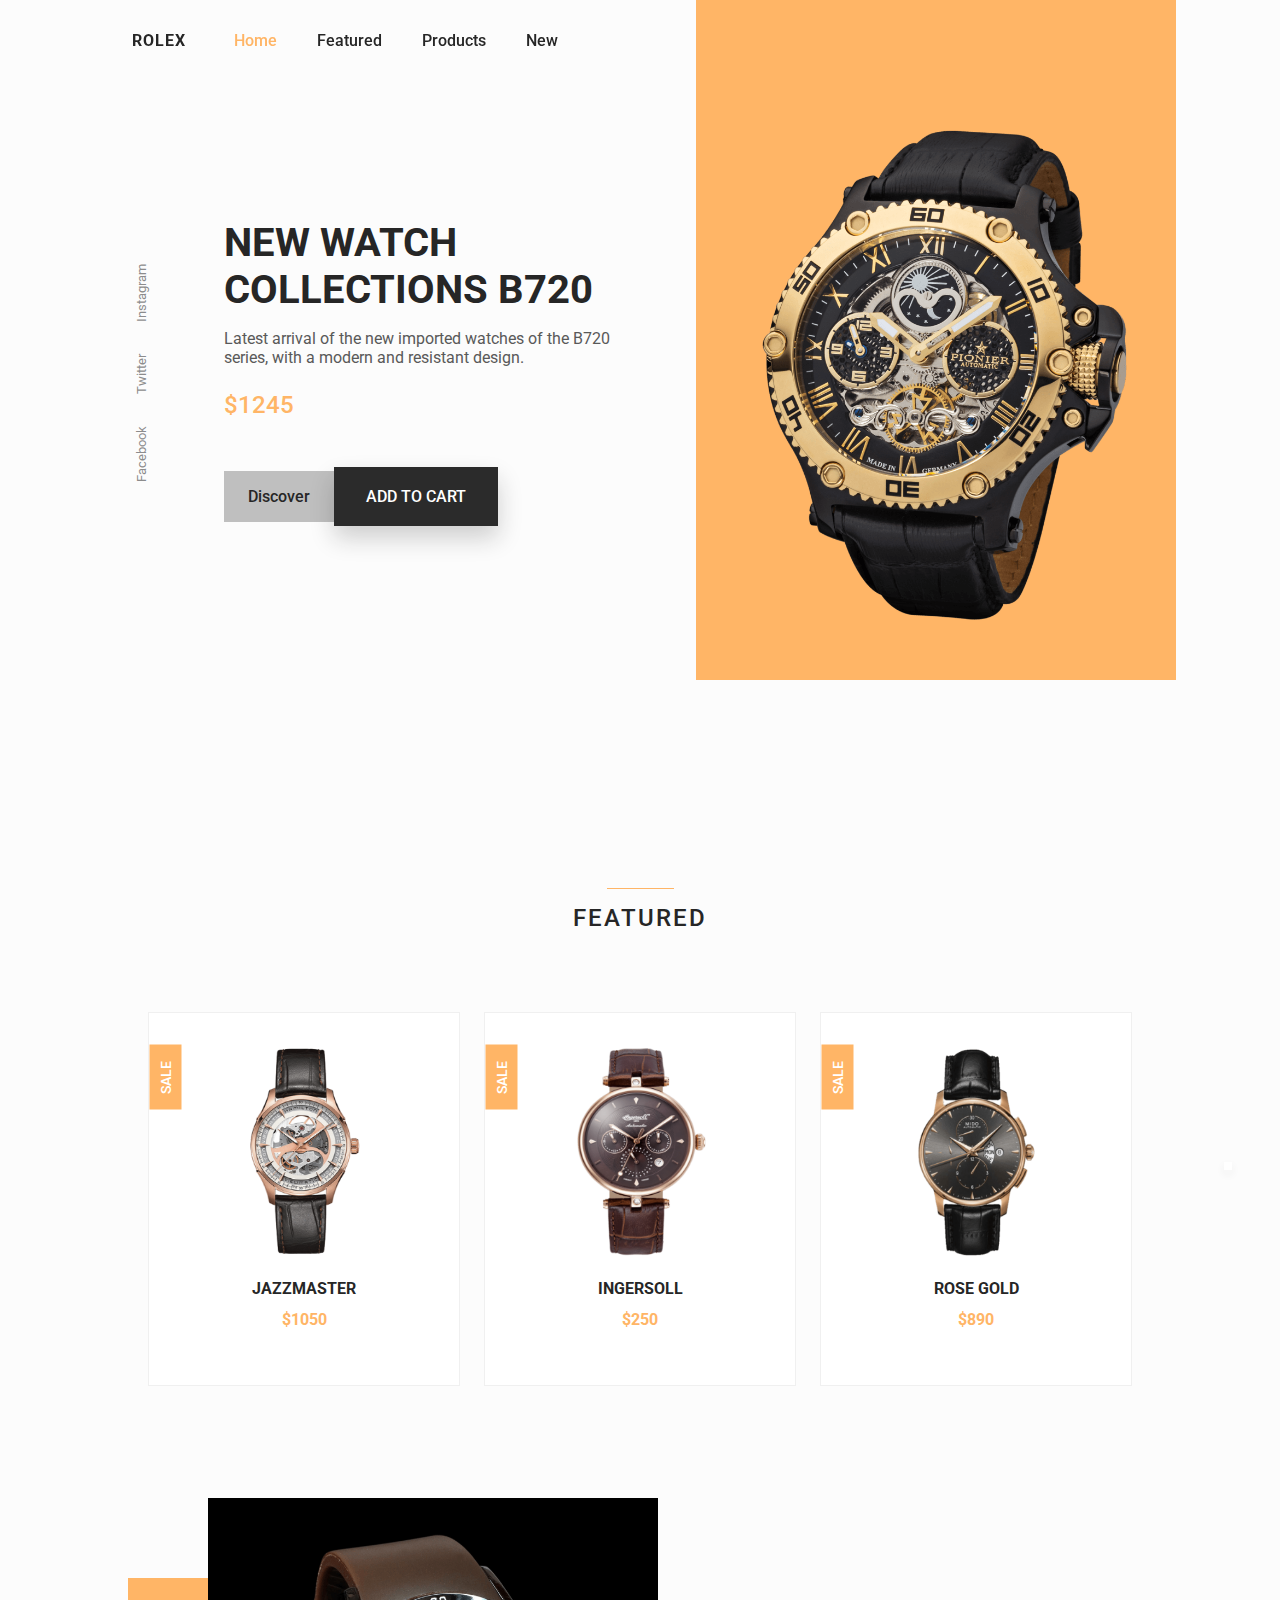
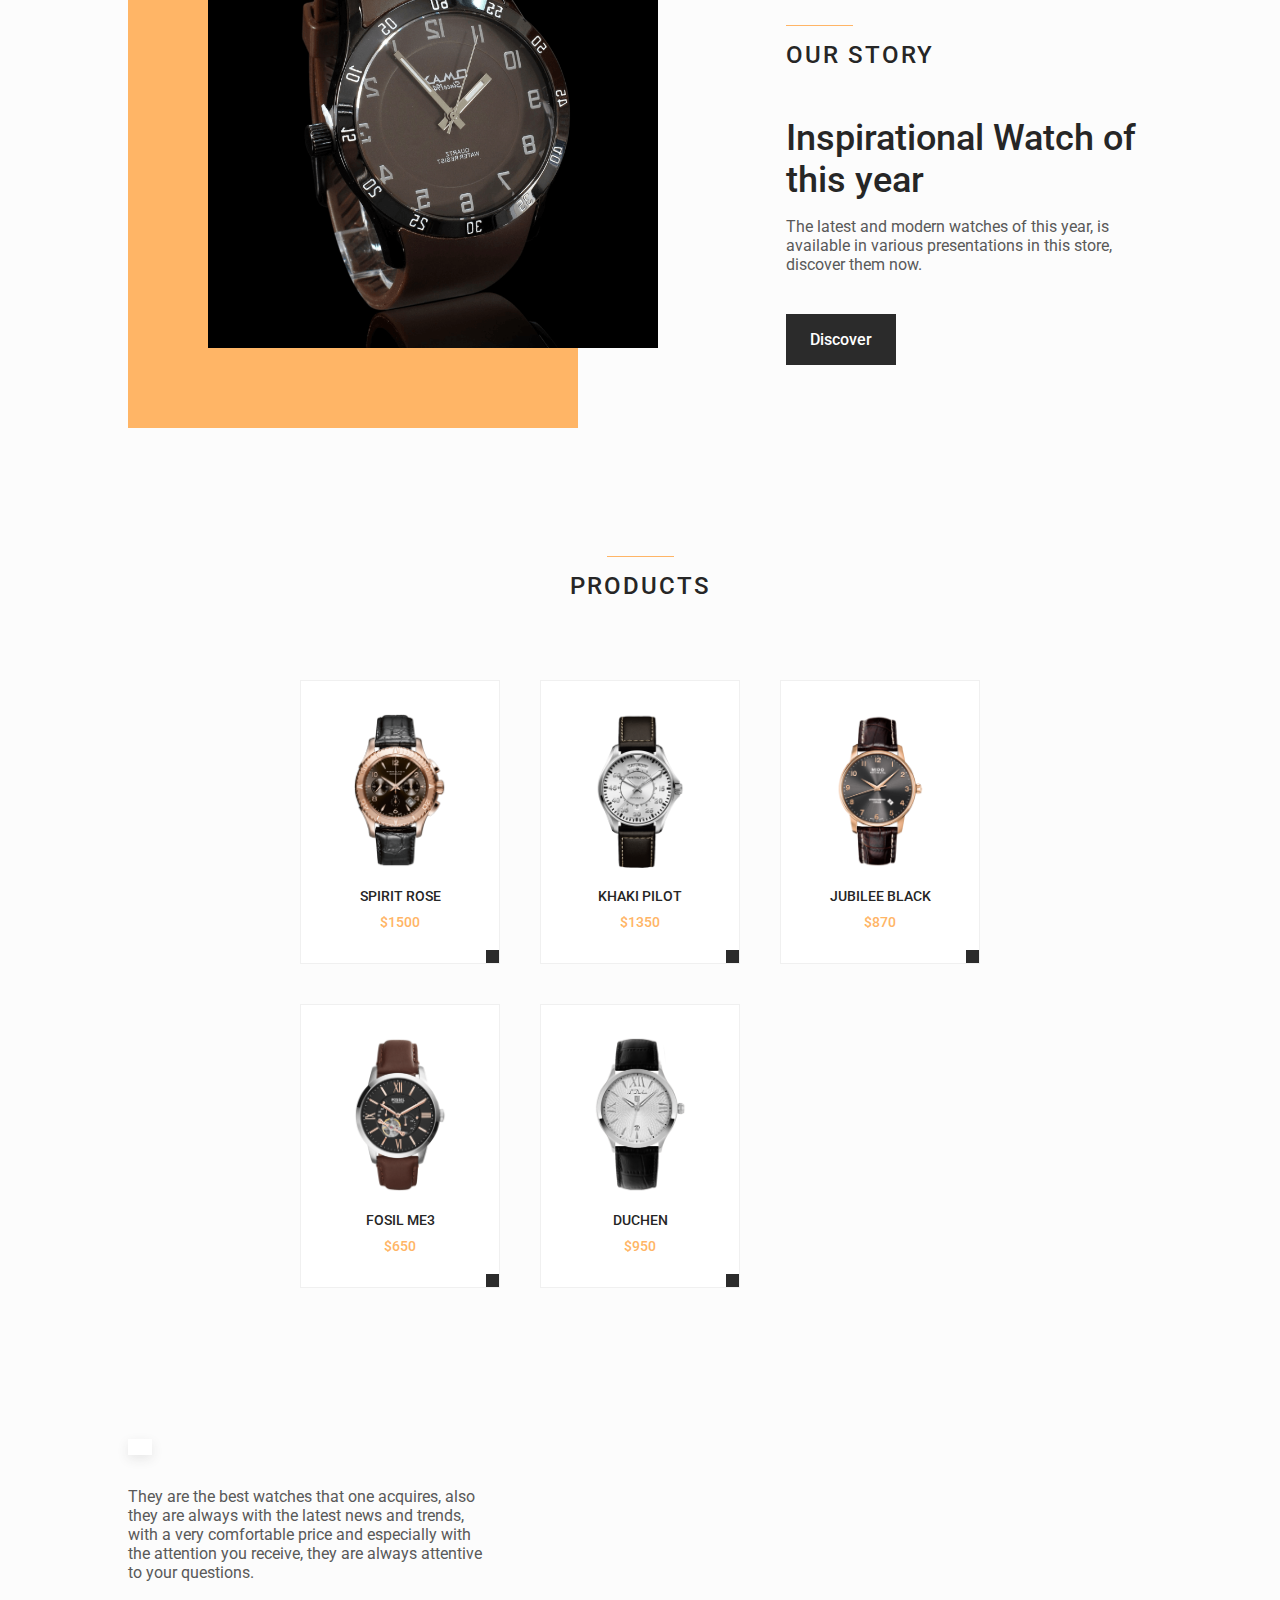
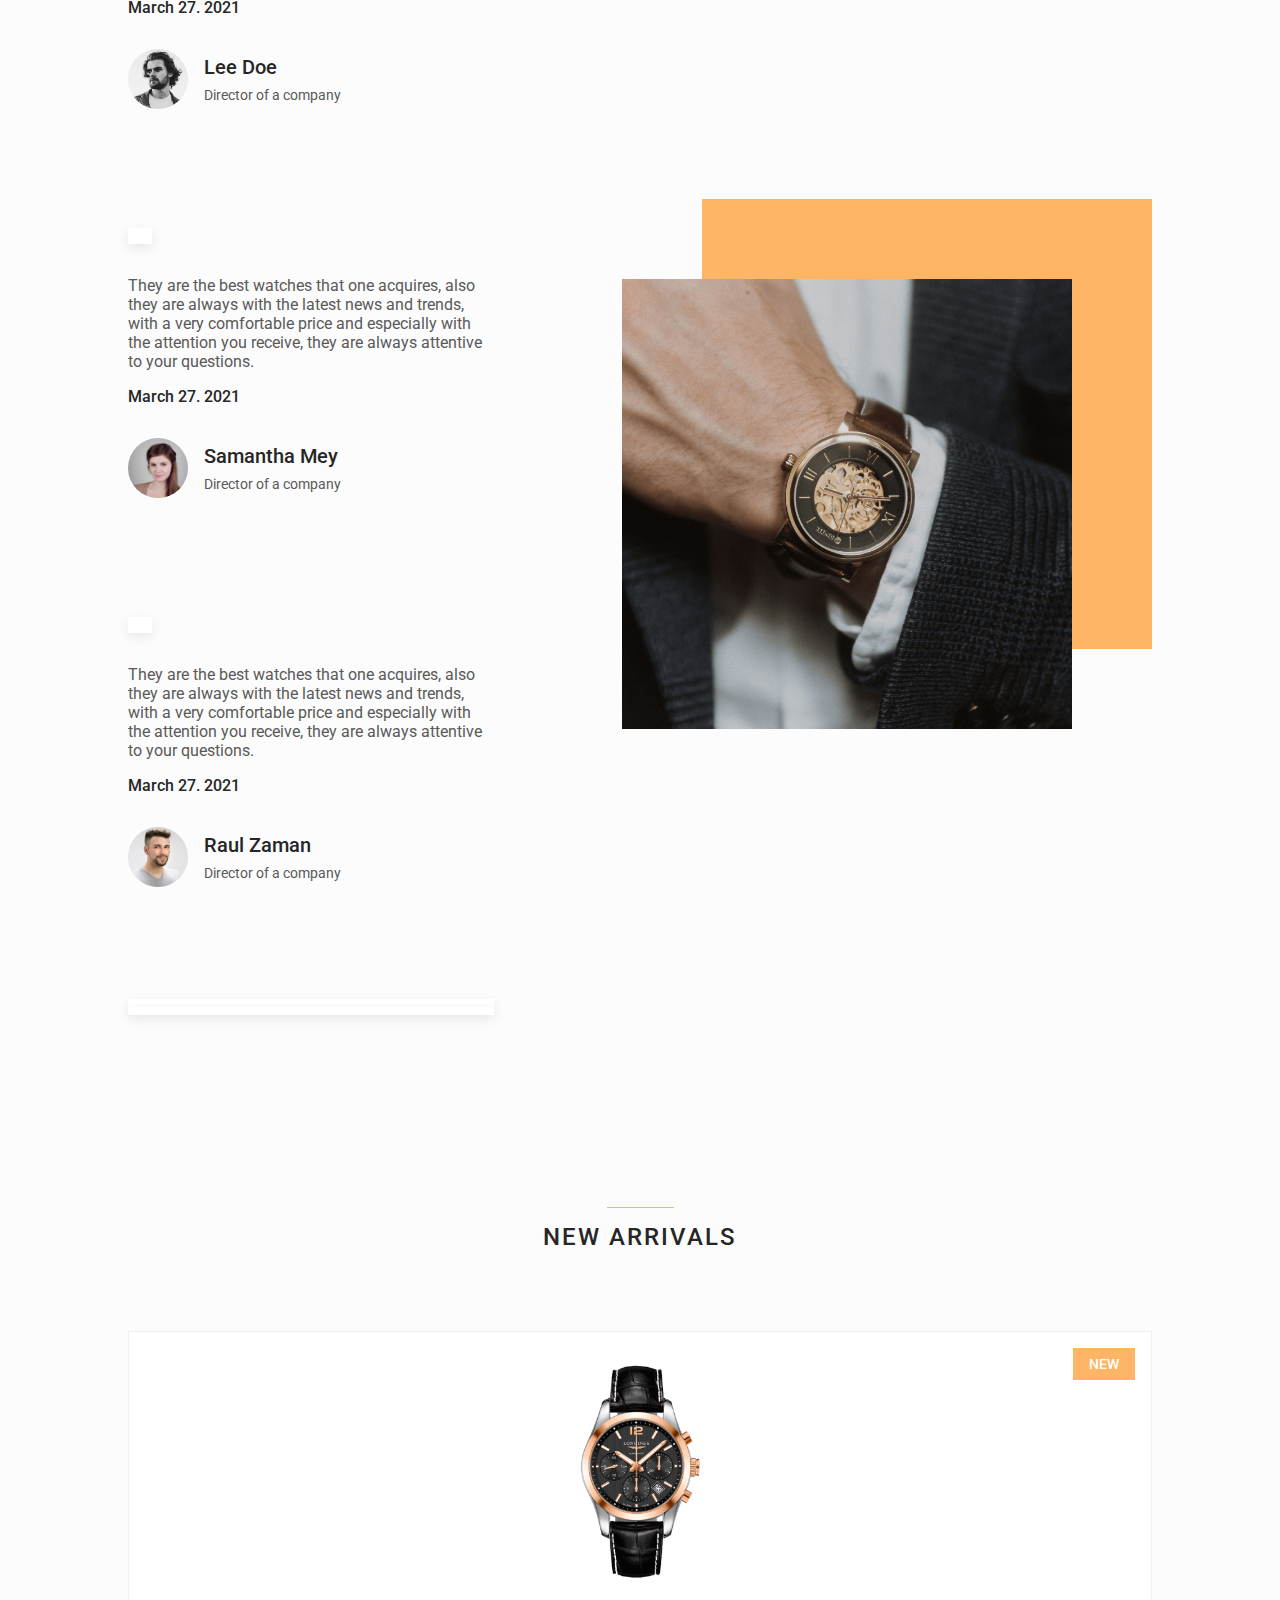
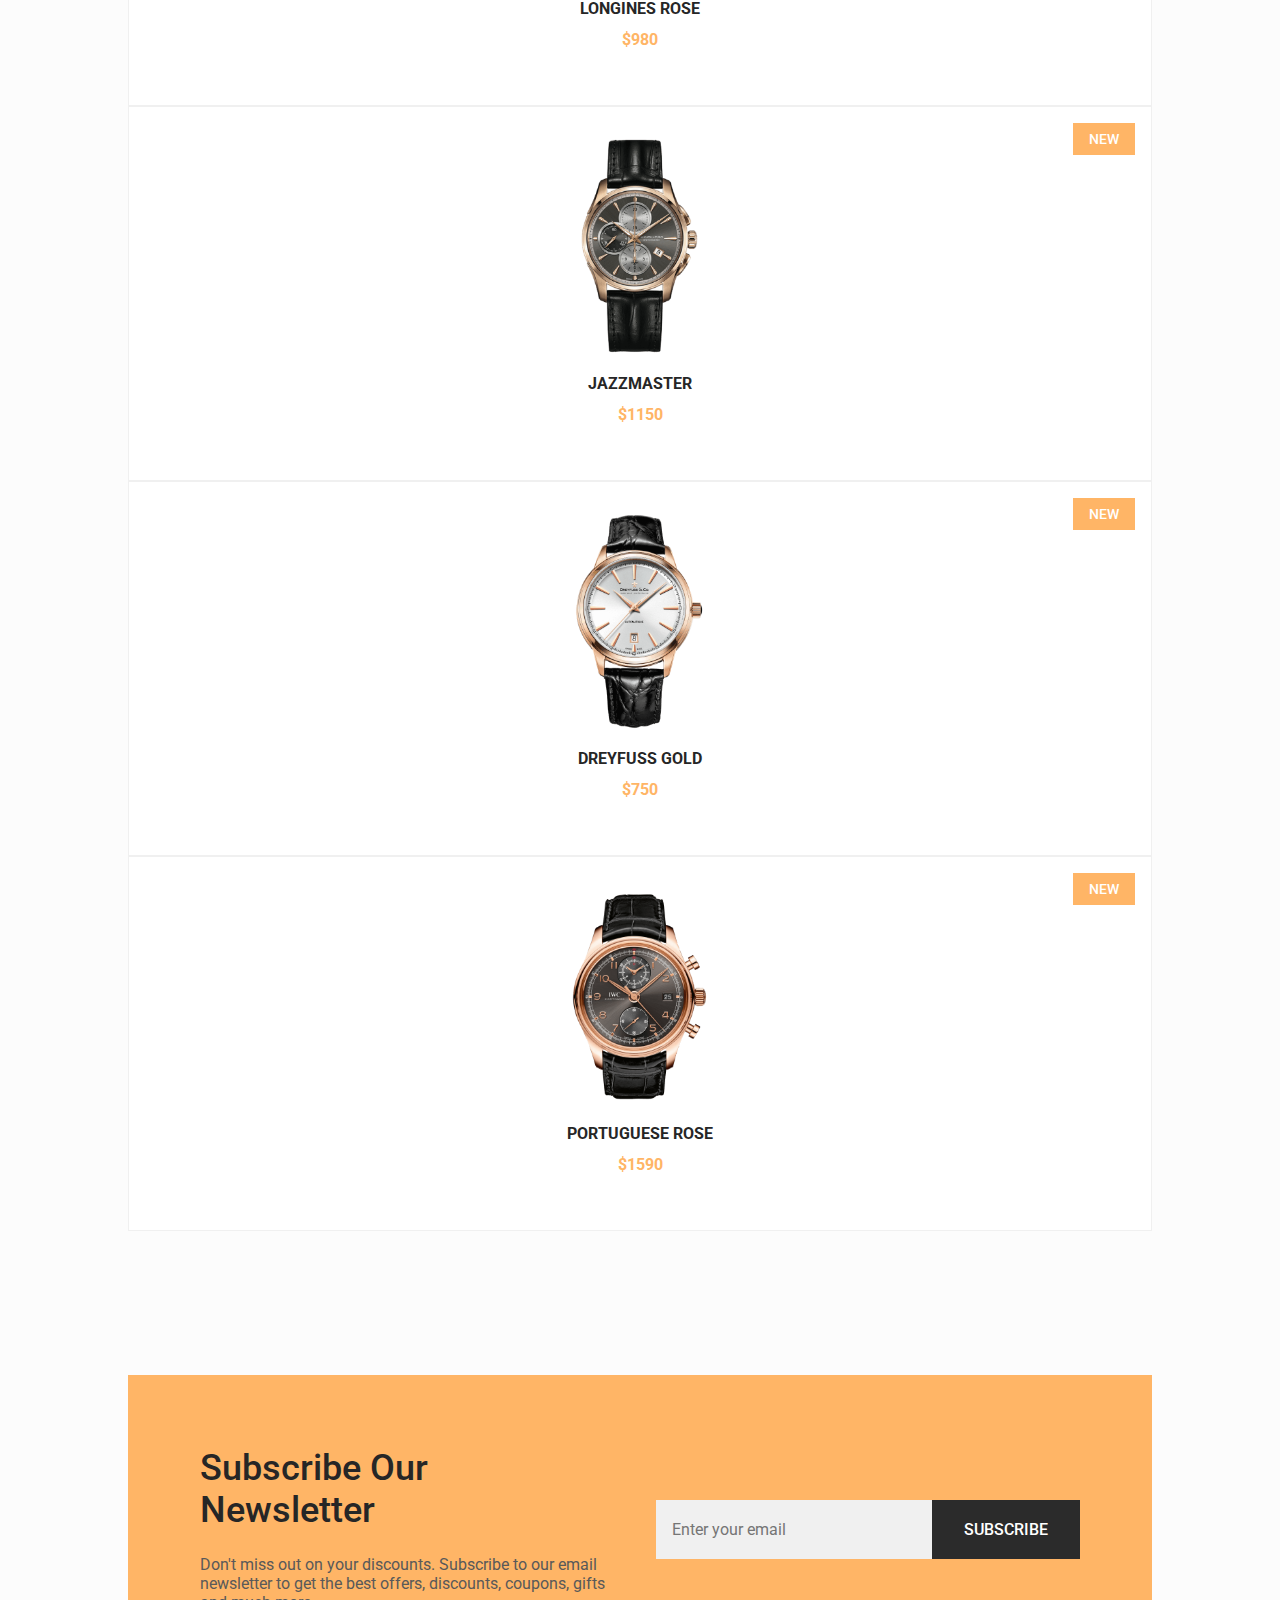
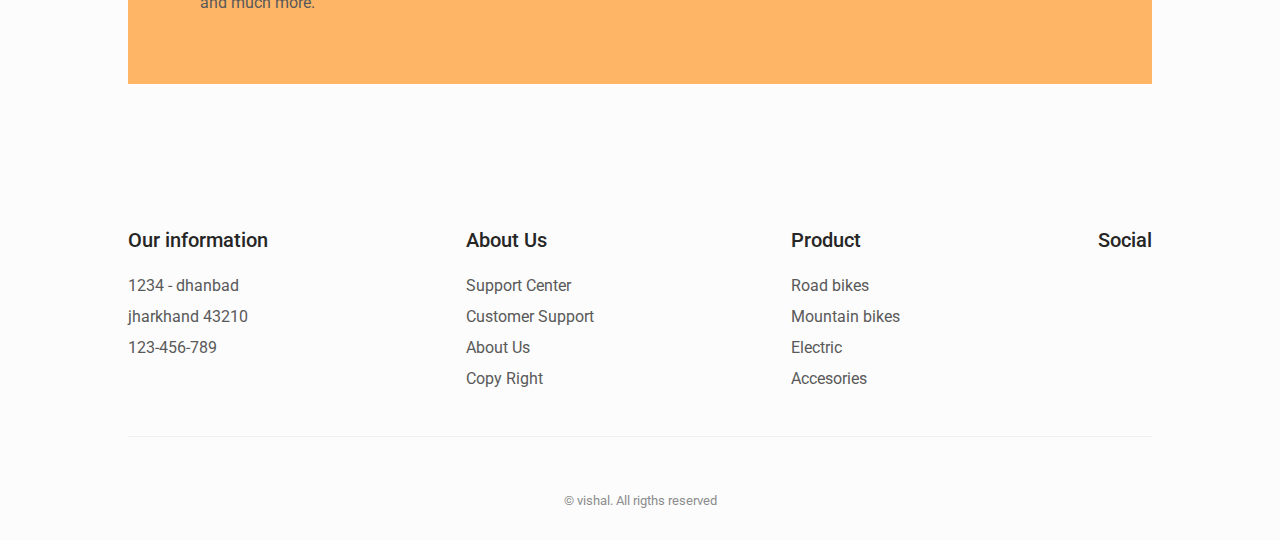
<file: LandingPage/index.html>
<!DOCTYPE html>
<html lang="en">
<head>
    <meta charset="UTF-8">
    <meta name="viewport" content="width=device-width, initial-scale=1.0">

    <!--=============== FAVICON ===============-->
    <link rel="shortcut icon" href="./image/favicon.png" type="image/x-icon">

    <!--=============== CSS ===============-->
    <link rel="stylesheet" href="style.css">

    <title>watches website </title>
</head>
<body>
    <!--==================== HEADER ====================-->
    <header class="header" id="header">
        <nav class="nav container">
            <a href="#" class="nav__logo">
                <i class='bx bxs-watch nav__logo-icon'></i> Rolex
            </a>

            <div class="nav__menu" id="nav-menu">
                <ul class="nav__list">
                    <li class="nav__item">
                        <a href="#home" class="nav__link active-link">Home</a>
                    </li>
                    <li class="nav__item">
                        <a href="#featured" class="nav__link">Featured</a>
                    </li>
                    <li class="nav__item">
                        <a href="#products" class="nav__link">Products</a>
                    </li>
                    <li class="nav__item">
                        <a href="#new" class="nav__link">New</a>
                    </li>
                </ul>

                <div class="nav__close" id="nav-close">
                    <i class='bx bx-x' ></i>
                </div>
            </div>

            <div class="nav__btns">
                <!-- Theme change button -->
                <i class='bx bx-moon change-theme' id="theme-button"></i>

                <div class="nav__shop" id="cart-shop">
                    <i class='bx bx-shopping-bag' ></i>
                </div>

                <div class="nav__toggle" id="nav-toggle">
                    <i class='bx bx-grid-alt' ></i>
                </div>
            </div>
        </nav>
    </header>

    <!--==================== CART ====================-->
    <div class="cart" id="cart">
        <i class='bx bx-x cart__close' id="cart-close"></i>

        <h2 class="cart__title-center">My Cart</h2>

        <div class="cart__container">
            <article class="cart__card">
                <div class="cart__box">
                    <img src="./image/featured1.png" alt="" class="cart__img">
                </div>

                <div class="cart__details">
                    <h3 class="cart__title">Jazzmaster</h3>
                    <span class="cart__price">$1050</span>

                    <div class="cart__amount">
                        <div class="cart__amount-content">
                            <span class="cart__amount-box">
                                <i class='bx bx-minus' ></i>
                            </span>

                            <span class="cart__amount-number">1</span>

                            <span class="cart__amount-box">
                                <i class='bx bx-plus' ></i>
                            </span>
                        </div>

                        <i class='bx bx-trash-alt cart__amount-trash' ></i>
                    </div>
                </div>
            </article>
            
            <article class="cart__card">
                <div class="cart__box">
                    <img src="./image/featured3.png" alt="" class="cart__img">
                </div>

                <div class="cart__details">
                    <h3 class="cart__title">Rose Gold</h3>
                    <span class="cart__price">$850</span>

                    <div class="cart__amount">
                        <div class="cart__amount-content">
                            <span class="cart__amount-box">
                                <i class='bx bx-minus' ></i>
                            </span>

                            <span class="cart__amount-number">1</span>

                            <span class="cart__amount-box">
                                <i class='bx bx-plus' ></i>
                            </span>
                        </div>

                        <i class='bx bx-trash-alt cart__amount-trash' ></i>
                    </div>
                </div>
            </article>

            <article class="cart__card">
                <div class="cart__box">
                    <img src="./image/new1.png" alt="" class="cart__img">
                </div>

                <div class="cart__details">
                    <h3 class="cart__title">Longines Rose</h3>
                    <span class="cart__price">$980</span>

                    <div class="cart__amount">
                        <div class="cart__amount-content">
                            <span class="cart__amount-box">
                                <i class='bx bx-minus' ></i>
                            </span>

                            <span class="cart__amount-number">1</span>

                            <span class="cart__amount-box">
                                <i class='bx bx-plus' ></i>
                            </span>
                        </div>

                        <i class='bx bx-trash-alt cart__amount-trash' ></i>
                    </div>
                </div>
            </article>
        </div>

        <div class="cart__prices">
            <span class="cart__prices-item">3 items</span>
            <span class="cart__prices-total">$2880</span>
        </div>
    </div>

    <!--==================== MAIN ====================-->
    <main class="main">
        <!--==================== HOME ====================-->
        <section class="home" id="home">
            <div class="home__container container grid">
                <div class="home__img-bg">
                    <img src="./image/home.png" alt="" class="home__img">
                </div>

                <div class="home__social">
                    <a href="https://www.facebook.com/" target="_blank" class="home__social-link">
                        Facebook
                    </a>
                    <a href="https://twitter.com/" target="_blank" class="home__social-link">
                        Twitter
                    </a>
                    <a href="https://www.instagram.com/" target="_blank" class="home__social-link">
                        Instagram
                    </a>
                </div>

                <div class="home__data">
                    <h1 class="home__title">NEW WATCH <br> COLLECTIONS B720</h1>
                    <p class="home__description">
                        Latest arrival of the new imported watches of the B720 series, 
                        with a modern and resistant design.
                    </p>
                    <span class="home__price">$1245</span>

                    <div class="home__btns">
                        <a href="#" class="button button--gray button--small">
                            Discover
                        </a>

                        <button class="button home__button">ADD TO CART</button>
                    </div>
                </div>
            </div>
        </section>

        <!--==================== FEATURED ====================-->
        <section class="featured section container" id="featured">
            <h2 class="section__title">
                Featured
            </h2>

            <div class="featured__container grid">
                <article class="featured__card">
                    <span class="featured__tag">Sale</span>

                    <img src="./image/featured1.png" alt="" class="featured__img">

                    <div class="featured__data">
                        <h3 class="featured__title">Jazzmaster</h3>
                        <span class="featured__price">$1050</span>
                    </div>

                    <button class="button featured__button">ADD TO CART</button>
                </article>

                <article class="featured__card">
                    <span class="featured__tag">Sale</span>

                    <img src="./image/featured2.png" alt="" class="featured__img">

                    <div class="featured__data">
                        <h3 class="featured__title">Ingersoll</h3>
                        <span class="featured__price">$250</span>
                    </div>

                    <button class="button featured__button">ADD TO CART</button>
                </article>

                <article class="featured__card">
                    <span class="featured__tag">Sale</span>

                    <img src="./image/featured3.png" alt="" class="featured__img">

                    <div class="featured__data">
                        <h3 class="featured__title">Rose gold</h3>
                        <span class="featured__price">$890</span>
                    </div>

                    <button class="button featured__button">ADD TO CART</button>
                </article>
            </div>
        </section>

        <!--==================== STORY ====================-->
        <section class="story section container">
            <div class="story__container grid">
                <div class="story__data">
                    <h2 class="section__title story__section-title">
                        Our Story
                    </h2>

                    <h1 class="story__title">
                        Inspirational Watch of <br> this year
                    </h1>

                    <p class="story__description">
                        The latest and modern watches of this year, is available in various 
                        presentations in this store, discover them now.
                    </p>

                    <a href="#" class="button button--small">Discover</a>
                </div>

                <div class="story__images">
                    <img src="./image/story.png" alt="" class="story__img">
                    <div class="story__square"></div>
                </div>
            </div>
        </section>

        <!--==================== PRODUCTS ====================-->
        <section class="products section container" id="products">
            <h2 class="section__title">
                Products
            </h2>

            <div class="products__container grid">
                <article class="products__card">
                    <img src="./image/product1.png" alt="" class="products__img">

                    <h3 class="products__title">Spirit rose</h3>
                    <span class="products__price">$1500</span>

                    <button class="products__button">
                        <i class='bx bx-shopping-bag'></i>
                    </button>
                </article>

                <article class="products__card">
                    <img src="./image/product2.png" alt="" class="products__img">

                    <h3 class="products__title">Khaki pilot</h3>
                    <span class="products__price">$1350</span>

                    <button class="products__button">
                        <i class='bx bx-shopping-bag'></i>
                    </button>
                </article>

                <article class="products__card">
                    <img src="./image/product3.png" alt="" class="products__img">

                    <h3 class="products__title">Jubilee black</h3>
                    <span class="products__price">$870</span>

                    <button class="products__button">
                        <i class='bx bx-shopping-bag'></i>
                    </button>
                </article>

                <article class="products__card">
                    <img src="./image/product4.png" alt="" class="products__img">

                    <h3 class="products__title">Fosil me3</h3>
                    <span class="products__price">$650</span>

                    <button class="products__button">
                        <i class='bx bx-shopping-bag'></i>
                    </button>
                </article>

                <article class="products__card">
                    <img src="./image/product5.png" alt="" class="products__img">

                    <h3 class="products__title">Duchen</h3>
                    <span class="products__price">$950</span>

                    <button class="products__button">
                        <i class='bx bx-shopping-bag'></i>
                    </button>
                </article>
            </div>
        </section>

        <!--==================== TESTIMONIAL ====================-->
        <section class="testimonial section container">
            <div class="testimonial__container grid">
                <div class="swiper testimonial-swiper">
                    <div class="swiper-wrapper">
                        <div class="testimonial__card swiper-slide">
                            <div class="testimonial__quote">
                                <i class='bx bxs-quote-alt-left' ></i>
                            </div>
                            <p class="testimonial__description">
                                They are the best watches that one acquires, also they are always with the latest 
                                news and trends, with a very comfortable price and especially with the attention 
                                you receive, they are always attentive to your questions.
                            </p>
                            <h3 class="testimonial__date">March 27. 2021</h3>
    
                            <div class="testimonial__perfil">
                                <img src="./image/testimonial1.jpg" alt="" class="testimonial__perfil-img">
    
                                <div class="testimonial__perfil-data">
                                    <span class="testimonial__perfil-name">Lee Doe</span>
                                    <span class="testimonial__perfil-detail">Director of a company</span>
                                </div>
                            </div>
                        </div>

                        <div class="testimonial__card swiper-slide">
                            <div class="testimonial__quote">
                                <i class='bx bxs-quote-alt-left' ></i>
                            </div>
                            <p class="testimonial__description">
                                They are the best watches that one acquires, also they are always with the latest 
                                news and trends, with a very comfortable price and especially with the attention 
                                you receive, they are always attentive to your questions.
                            </p>
                            <h3 class="testimonial__date">March 27. 2021</h3>
    
                            <div class="testimonial__perfil">
                                <img src="./image/testimonial2.jpg" alt="" class="testimonial__perfil-img">
    
                                <div class="testimonial__perfil-data">
                                    <span class="testimonial__perfil-name">Samantha Mey</span>
                                    <span class="testimonial__perfil-detail">Director of a company</span>
                                </div>
                            </div>
                        </div>

                        <div class="testimonial__card swiper-slide">
                            <div class="testimonial__quote">
                                <i class='bx bxs-quote-alt-left' ></i>
                            </div>
                            <p class="testimonial__description">
                                They are the best watches that one acquires, also they are always with the latest 
                                news and trends, with a very comfortable price and especially with the attention 
                                you receive, they are always attentive to your questions.
                            </p>
                            <h3 class="testimonial__date">March 27. 2021</h3>
    
                            <div class="testimonial__perfil">
                                <img src="./image/testimonial3.jpg" alt="" class="testimonial__perfil-img">
    
                                <div class="testimonial__perfil-data">
                                    <span class="testimonial__perfil-name">Raul Zaman</span>
                                    <span class="testimonial__perfil-detail">Director of a company</span>
                                </div>
                            </div>
                        </div>
                    </div>
                    
                    <div class="swiper-button-next">
                        <i class='bx bx-right-arrow-alt' ></i>
                    </div>
                    <div class="swiper-button-prev">
                        <i class='bx bx-left-arrow-alt' ></i>
                    </div>
                </div>

                <div class="testimonial__images">
                    <div class="testimonial__square"></div>
                    <img src="./image/testimonial.png" alt="" class="testimonial__img">
                </div>
            </div>
        </section>

        <!--==================== NEW ====================-->
        <section class="new section container" id="new">
            <h2 class="section__title">
                New Arrivals
            </h2>
            
            <div class="new__container">
                <div class="swiper new-swiper">
                    <div class="swiper-wrapper">
                        <article class="new__card swiper-slide">
                            <span class="new__tag">New</span>
    
                            <img src="./image/new1.png" alt="" class="new__img">
    
                            <div class="new__data">
                                <h3 class="new__title">Longines rose</h3>
                                <span class="new__price">$980</span>
                            </div>
    
                            <button class="button new__button">ADD TO CART</button>
                        </article>

                        <article class="new__card swiper-slide">
                            <span class="new__tag">New</span>
    
                            <img src="./image/new2.png" alt="" class="new__img">
    
                            <div class="new__data">
                                <h3 class="new__title">Jazzmaster</h3>
                                <span class="new__price">$1150</span>
                            </div>
    
                            <button class="button new__button">ADD TO CART</button>
                        </article>

                        <article class="new__card swiper-slide">
                            <span class="new__tag">New</span>
    
                            <img src="./image/new3.png" alt="" class="new__img">
    
                            <div class="new__data">
                                <h3 class="new__title">Dreyfuss gold</h3>
                                <span class="new__price">$750</span>
                            </div>
    
                            <button class="button new__button">ADD TO CART</button>
                        </article>

                        <article class="new__card swiper-slide">
                            <span class="new__tag">New</span>
    
                            <img src="./image/new4.png" alt="" class="new__img">
    
                            <div class="new__data">
                                <h3 class="new__title">Portuguese rose</h3>
                                <span class="new__price">$1590</span>
                            </div>
    
                            <button class="button new__button">ADD TO CART</button>
                        </article>                       
                    </div>
                </div>
            </div>
        </section>

        <!--==================== NEWSLETTER ====================-->
        <section class="newsletter section container">
            <div class="newsletter__bg grid">
                <div>
                    <h2 class="newsletter__title">Subscribe Our <br> Newsletter</h2>
                    <p class="newsletter__description">
                        Don't miss out on your discounts. Subscribe to our email 
                        newsletter to get the best offers, discounts, coupons, 
                        gifts and much more.
                    </p>
                </div>

                <form action="" class="newsletter__subscribe">
                    <input type="email" placeholder="Enter your email" class="newsletter__input">
                    <button class="button">
                        SUBSCRIBE
                    </button>
                </form>
            </div>
        </section>
    </main>

    <!--==================== FOOTER ====================-->
    <footer class="footer section">
        <div class="footer__container container grid">
            <div class="footer__content">
                <h3 class="footer__title">Our information</h3>

                <ul class="footer__list">
                    <li>1234 - dhanbad</li>
                    <li>jharkhand 43210</li>
                    <li>123-456-789</li>
                </ul>
            </div>
            <div class="footer__content">
                <h3 class="footer__title">About Us</h3>

                <ul class="footer__links">
                    <li>
                        <a href="#" class="footer__link">Support Center</a>
                    </li>
                    <li>
                        <a href="#" class="footer__link">Customer Support</a>
                    </li>
                    <li>
                        <a href="#" class="footer__link">About Us</a>
                    </li>
                    <li>
                        <a href="#" class="footer__link">Copy Right</a>
                    </li>
                </ul>
            </div>

            <div class="footer__content">
                <h3 class="footer__title">Product</h3>

                <ul class="footer__links">
                    <li>
                        <a href="#" class="footer__link">Road bikes</a>
                    </li>
                    <li>
                        <a href="#" class="footer__link">Mountain bikes</a>
                    </li>
                    <li>
                        <a href="#" class="footer__link">Electric</a>
                    </li>
                    <li>
                        <a href="#" class="footer__link">Accesories</a>
                    </li>
                </ul>
            </div>

            <div class="footer__content">
                <h3 class="footer__title">Social</h3>

                <ul class="footer__social">
                    <a href="https://www.facebook.com/" target="_blank" class="footer__social-link">
                        <i class='bx bxl-facebook'></i>
                    </a>

                    <a href="https://twitter.com/" target="_blank" class="footer__social-link">
                        <i class='bx bxl-twitter' ></i>
                    </a>

                    <a href="https://www.instagram.com/" target="_blank" class="footer__social-link">
                        <i class='bx bxl-instagram' ></i>
                    </a>
                </ul>
            </div>
        </div>

        <span class="footer__copy">&#169; vishal. All rigths reserved</span>
    </footer>

    <!--=============== SCROLL UP ===============-->
    <a href="#" class="scrollup" id="scroll-up"> 
        <i class='bx bx-up-arrow-alt scrollup__icon' ></i>
    </a>

   
</body>
</html>
</file>
<file: LandingPage/style.css>
/*=============== GOOGLE FONTS ===============*/
@import url("https://fonts.googleapis.com/css2?family=Roboto:wght@400;500;700&display=swap");

/*=============== VARIABLES CSS ===============*/
:root {
  --header-height: 3.5rem;

  /*========== Colors ==========*/
  --first-color: hsl(31, 100%, 70%);
  --button-color: hsl(0, 0%, 17%);
  --button-color-alt: hsl(0, 0%, 21%);
  --title-color: hsl(0, 0%, 15%);
  --text-color: hsl(0, 0%, 35%);
  --text-color-light: hsl(0, 0%, 55%);
  --body-color: hsl(0, 0%, 99%);
  --container-color: #fff;
  --border-color: hsl(0, 0%, 94%);

  /*========== Font and typography ==========*/
  --body-font: 'Roboto', sans-serif;
  --biggest-font-size: 2rem;
  --h1-font-size: 1.5rem;
  --h2-font-size: 1.25rem;
  --h3-font-size: 1rem;
  --normal-font-size: .938rem;
  --small-font-size: .813rem;
  --smaller-font-size: .75rem;

  /*========== Font weight ==========*/
  --font-medium: 500;
  --font-bold: 700;

  /*========== Margenes Bottom ==========*/
  --mb-0-5: .5rem;
  --mb-0-75: .75rem;
  --mb-1: 1rem;
  --mb-1-5: 1.5rem;
  --mb-2: 2rem;
  --mb-2-5: 2.5rem;
  --mb-3: 3rem;

  /*========== z index ==========*/
  --z-tooltip: 10;
  --z-fixed: 100;
}

@media screen and (min-width: 968px) {
  :root {
    --biggest-font-size: 2.5rem;
    --h1-font-size: 2.25rem;
    --h2-font-size: 1.5rem;
    --h3-font-size: 1.25rem;
    --normal-font-size: 1rem;
    --small-font-size: .875rem;
    --smaller-font-size: .813rem;
  }
}

/*=============== BASE ===============*/
* {
  box-sizing: border-box;
  padding: 0;
  margin: 0;
}

html {
  scroll-behavior: smooth;
}

body,
button,
input {
  font-family: var(--body-font);
  font-size: var(--normal-font-size);
}

body {
  margin: 0;
  background-color: var(--body-color);
  color: var(--text-color);
  /*For animation dark mode*/
  transition: .4s;
}

h1, h2, h3, h4 {
  color: var(--title-color);
  font-weight: var(--font-medium);
}

ul {
  list-style: none;
}

a {
  text-decoration: none;
}

img {
  max-width: 100%;
  height: auto;
}

button {
  cursor: pointer;
  border: none;
  outline: none;
}

/*=============== THEME ===============*/
/*========== Variables Dark theme ==========*/
body.dark-theme {
  --first-color: hsl(31, 76%, 74%);
  --button-color: hsl(0, 0%, 24%);
  --button-color-alt: hsl(0, 0%, 28%);
  --title-color: hsl(0, 0%, 95%);
  --text-color: hsl(0, 0%, 75%);
  --body-color: hsl(0, 0%, 12%);
  --container-color: hsl(0, 0%, 16%);
  --border-color: hsl(0, 0%, 20%);
}

/*========== Button Dark/Light ==========*/
.change-theme {
  color: var(--title-color);
  font-size: 1.25rem;
  cursor: pointer;
}

/*========== 
    Color changes in some parts of 
    the website, in dark theme 
==========*/
.dark-theme .change-theme,
.dark-theme .nav__toggle,
.dark-theme .nav__shop,
.dark-theme .button--gray {
  color: hsl(0, 0%, 15%);
}

.dark-theme .scroll-header {
  box-shadow: 0 1px 4px hsla(0, 0%, 4%, .3);
}

.scroll-header .change-theme,
.scroll-header .nav__toggle,
.scroll-header .nav__shop {
  color: var(--title-color);
}

.dark-theme::-webkit-scrollbar {
  background: hsl(0, 0%, 30%);
}

/*=============== REUSABLE CSS CLASSES ===============*/
.container {
  max-width: 1024px;
  margin-left: var(--mb-1-5);
  margin-right: var(--mb-1-5);
}

.grid {
  display: grid;
}

.main {
  overflow: hidden;
}

.section {
  padding: 6.5rem 0 1rem;
}

.section__title {
  position: relative;
  font-size: var(--h3-font-size);
  margin-bottom: var(--mb-3);
  text-transform: uppercase;
  letter-spacing: 2px;
  text-align: center;
}

.section__title::before {
  content: '';
  position: absolute;
  top: -1rem;
  left: 0;
  right: 0;
  margin: 0 auto;
  width: 67px;
  height: 1px;
  background-color: var(--first-color);
}

/*=============== HEADER & NAV ===============*/
.header {
  width: 100%;
  background: transparent;
  position: fixed;
  top: 0;
  left: 0;
  z-index: var(--z-fixed);
  /*For animation dark mode*/
  transition: .4s;
}

.nav {
  height: var(--header-height);
  display: flex;
  justify-content: space-between;
  align-items: center;
}

.nav__logo, 
.nav__toggle, 
.nav__shop, 
.nav__close {
  color: var(--title-color);
}

.nav__logo {
  text-transform: uppercase;
  font-weight: var(--font-bold);
  letter-spacing: 1px;
  display: inline-flex;
  align-items: center;
  column-gap: .25rem;
}

.nav__logo-icon {
  font-size: 1.25rem;
}

.nav__btns {
  display: flex;
  align-items: center;
  column-gap: 1rem;
}

.nav__toggle, 
.nav__shop {
  font-size: 1.25rem;
  cursor: pointer;
}

@media screen and (max-width: 767px) {
  .nav__menu {
    position: fixed;
    background-color: var(--body-color);
    top: 0;
    right: -100%;
    width: 100%;
    height: 100%;
    padding: 6rem 2rem 3.5rem;
    transition: .3s;
  }
}

.nav__list {
  display: flex;
  flex-direction: column;
  align-items: center;
  row-gap: 2rem;
}

.nav__link {
  color: var(--title-color);
  font-weight: var(--font-medium);
  text-transform: uppercase;
  font-size: var(--h2-font-size);
  transition: .3s;
}

.nav__link:hover {
  color: var(--first-color);
}

.nav__close {
  font-size: 2rem;
  position: absolute;
  top: .9rem;
  right: 1.25rem;
  cursor: pointer;
}

/* Show menu */
.show-menu {
  right: 0;
}

/* Change background header */
.scroll-header {
  background-color: var(--body-color);
  box-shadow: 0 1px 4px hsla(0, 4%, 15%, .10);
}

/* Active link */
.active-link {
  color: var(--first-color);
}

/*=============== HOME ===============*/
.home__container {
  position: relative;
  row-gap: 2.5rem;
}

.home__img {
  width: 240px;
}

.home__img-bg {
  background-color: var(--first-color);
  width: 258px;
  height: 430px;
  padding-bottom: 2rem;
  display: flex;
  justify-content: center;
  align-items: flex-end;
  justify-self: flex-end;
  transform: translateX(1.5rem);
}

.home__social {
  position: absolute;
  top: 35%;
  left: -5rem;
  transform: rotate(-90deg);
  display: flex;
  column-gap: 1rem;
}

.home__social-link {
  font-size: var(--smaller-font-size);
  color: var(--text-color-light);
  transition: .3s;
}

.home__social-link:hover {
  color: var(--title-color);
}

.home__title {
  font-size: var(--biggest-font-size);
  font-weight: var(--font-bold);
  margin-bottom: var(--mb-1);
}

.home__description {
  margin-bottom: var(--mb-1-5);
}

.home__price {
  display: inline-block;
  font-size: var(--h2-font-size);
  font-weight: var(--font-medium);
  color: var(--first-color);
  margin-bottom: var(--mb-3);
}

.home__btns {
  display: flex;
  align-items: center;
}

.home__button {
  box-shadow: 0 12px 24px hsla(0, 0%, 10%, .2);
}

/*=============== BUTTONS ===============*/
.button {
  display: inline-block;
  background-color: var(--button-color);
  color: #FFF;
  padding: 1.25rem 2rem;
  font-weight: var(--font-medium);
  transition: .3s;
}

.button:hover {
  background-color: var(--button-color-alt);
}

.button--gray {
  background-color: hsl(0, 0%, 75%);
  color: var(--title-color);
}

.button--gray:hover {
  background-color: hsl(0, 0%, 63%);
}

.button--small {
  padding: 1rem 1.5rem;
}

/*=============== FEATURED ===============*/
.featured__container {
  row-gap: 2.5rem;
}

.featured__card {
  position: relative;
  text-align: center;
  background-color: var(--container-color);
  padding-top: 2rem;
  border: 1px solid var(--border-color);
  overflow-y: hidden;
  transition: .3s;
}

.featured__tag {
  background-color: var(--first-color);
  padding: .5rem 1rem;
  color: #fff;
  text-transform: uppercase;
  font-size: var(--small-font-size);
  font-weight: var(--font-medium);
  position: absolute;
  transform: rotate(-90deg);
  left: -1rem;
  top: 3rem;
}

.featured__img {
  height: 214px;
  margin-bottom: var(--mb-1);
}

.featured__title, 
.featured__price {
  font-size: var(--h3-font-size);
  font-weight: var(--font-bold);
}

.featured__title {
  text-transform: uppercase;
  margin-bottom: var(--mb-0-75);
}

.featured__price {
  display: block;
  color: var(--first-color);
  transition: .3s;
}

.featured__button {
  font-size: var(--small-font-size);
  transform: translateY(1rem);
  opacity: 0;
}

.featured__card:hover {
  box-shadow: 0 12px 32px hsla(0, 0%, 20%, .1);
  padding: 2rem 0 3rem 0;
}

.featured__card:hover .featured__button {
  transform: translateY(0);
  opacity: 1;
}

.featured__card:hover .featured__price {
  margin-bottom: var(--mb-1-5);
}

/*=============== STORY ===============*/
.story__container {
  row-gap: 7.5rem;
}

.story__title {
  font-size: var(--h1-font-size);
  margin-bottom: var(--mb-1);
}

.story__description {
  margin-bottom: var(--mb-2-5);
}

.story__images {
  position: relative;
}

.story__img, 
.story__square {
  width: 250px;
}

.story__square {
  height: 250px;
  background-color: var(--first-color);
}

.story__img {
  position: absolute;
  left: 3rem;
  top: -3rem;
}

/*=============== PRODUCTS ===============*/
.products__container {
  grid-template-columns: repeat(2, 1fr);
  gap: 2rem;
}

.products__card {
  position: relative;
  background-color: var(--container-color);
  padding: 1.25rem 0;
  border: 1px solid var(--border-color);
  text-align: center;
  transition: .3s;
}

.products__img {
  height: 125px;
  margin-bottom: var(--mb-1);
}

.products__title, 
.products__price {
  font-size: var(--small-font-size);
  font-weight: var(--font-medium);
}

.products__title {
  text-transform: uppercase;
  margin-bottom: var(--mb-0-5);
}

.products__price {
  color: var(--first-color);
}

.products__button {
  background-color: var(--button-color);
  padding: .4rem;
  color: #fff;
  font-size: 1rem;
  position: absolute;
  right: 0;
  bottom: 0;
  transition: .3s;
}

.products__button:hover {
  background-color: var(--button-color-alt);
}

.products__card:hover {
  box-shadow: 0 8px 32px hsla(0, 0%, 10%, .1);
}

/*=============== TESTIMONIAL ===============*/
.testimonial__container {
  row-gap: 4rem;
}

.testimonial__quote {
  display: inline-flex;
  background-color: var(--container-color);
  padding: .5rem .75rem;
  font-size: 1.5rem;
  color: var(--first-color);
  box-shadow: 0 4px 12px hsla(0, 0%, 20%, .1);
  margin-bottom: var(--mb-2);
}

.testimonial__description {
  margin-bottom: var(--mb-1);
}

.testimonial__date {
  font-size: var(--normal-font-size);
  margin-bottom: var(--mb-2);
}

.testimonial__perfil {
  display: flex;
  align-items: center;
  column-gap: 1rem;
  margin-bottom: 7rem;
}

.testimonial__perfil-img {
  width: 60px;
  height: 60px;
  border-radius: 3rem;
}

.testimonial__perfil-data {
  display: flex;
  flex-direction: column;
  row-gap: .5rem;
}

.testimonial__perfil-name {
  font-size: var(--h3-font-size);
  font-weight: var(--font-medium);
  color: var(--title-color);
}

.testimonial__perfil-detail {
  font-size: var(--small-font-size);
}

.testimonial__images {
  position: relative;
}

.testimonial__img, 
.testimonial__square {
  width: 250px;
}

.testimonial__square {
  height: 250px;
  background-color: var(--first-color);
  margin-left: auto;
}

.testimonial__img {
  position: absolute;
  right: 2rem;
  top: 3rem;
}

.testimonial-swiper {
  margin-left: initial;
  margin-right: initial;
}

.swiper-button-prev:after,
.swiper-button-next:after {
  content: '';
}

/* Swiper class */
.swiper-button-next,
.swiper-button-prev {
  top: initial;
  bottom: 5%;
  width: initial;
  height: initial;
  background-color: var(--container-color);
  box-shadow: 0 4px 12px hsla(0, 0%, 20%, .1);
  padding: .25rem;
  font-size: 1.5rem;
  color: var(--first-color);
}

.swiper-button-next {
  right: initial;
  left: 4rem;
}

/*=============== NEW ===============*/
.new__card {
  position: relative;
  text-align: center;
  background-color: var(--container-color);
  padding-top: 2rem;
  border: 1px solid var(--border-color);
  overflow-y: hidden;
  transition: .3s;
}

.new__tag {
  background-color: var(--first-color);
  padding: .5rem 1rem;
  color: #fff;
  text-transform: uppercase;
  font-size: var(--small-font-size);
  font-weight: var(--font-medium);
  position: absolute;
  top: 1rem;
  right: 1rem;
  transition: .3s;
}

.new__img {
  height: 215px;
  margin-bottom: var(--mb-1);
}

.new__title, 
.new__price {
  font-size: var(--h3-font-size);
  font-weight: var(--font-bold);
}

.new__title {
  text-transform: uppercase;
  margin-bottom: var(--mb-0-75);
}

.new__price {
  display: block;
  color: var(--first-color);
  transition: .3s;
}

.new__button {
  font-size: var(--small-font-size);
  transform: translateY(1rem);
  opacity: 0;
}

.new__card:hover {
  background-color: var(--first-color);
  box-shadow: 0 12px 32px hsla(0, 0%, 20%, .1);
  padding: 2rem 0 3rem 0;
}

.new__card:hover .new__tag {
  background-color: var(--button-color);
}

.new__card:hover .new__button {
  transform: translateY(0);
  opacity: 1;
}

.new__card:hover .new__title {
  color: hsl(0, 0%, 15%);
}

.new__card:hover .new__price {
  color: hsl(0, 0%, 15%);
  margin-bottom: var(--mb-1-5);
}

/*=============== NEWSLETTER ===============*/
.newsletter__bg {
  background-color: var(--first-color);
  padding: 3rem 1.5rem;
  text-align: center;
  row-gap: 2.5rem;
}

.newsletter__title {
  font-size: var(--h1-font-size);
  color: hsl(0, 0%, 15%);
  margin-bottom: var(--mb-1-5);
}

.newsletter__description {
  color: hsl(0, 0%, 35%);
}

.newsletter__subscribe {
  display: flex;
  flex-direction: column;
  row-gap: .75rem;
}

.newsletter__input {
  border: none;
  outline: none;
  background-color: hsl(0, 0%, 94%);
  padding: 1.25rem 1rem;
  color: hsl(0, 0%, 15%);
}

/*=============== FOOTER ===============*/
.footer__container {
  row-gap: 2rem;
  border-bottom: 1px solid var(--border-color);
  padding-bottom: 3rem;
}

.footer__title {
  font-size: var(--h2-font-size);
  margin-bottom: var(--mb-1-5);
}

.footer__list, 
.footer__links {
  display: flex;
  flex-direction: column;
  row-gap: .75rem;
}

.footer__link {
  color: var(--text-color);
}

.footer__link:hover {
  color: var(--title-color);
}

.footer__social {
  display: flex;
  column-gap: 1rem;
}

.footer__social-link {
  font-size: 1.25rem;
  color: var(--text-color);
}

.footer__social-link:hover {
  color: var(--title-color);
}

.footer__copy {
  display: block;
  margin: 3.5rem 0 1rem 0;
  text-align: center;
  font-size: var(--smaller-font-size);
  color: var(--text-color-light);
}

/*=============== SCROLL UP ===============*/
.scrollup {
  position: fixed;
  right: 1rem;
  bottom: -30%;
  background-color: var(--container-color);
  box-shadow: 0 4px 12px hsla(0, 0%, 20%, .1);
  display: inline-flex;
  padding: .25rem;
  z-index: var(--z-tooltip);
  opacity: .8;
  transition: .4s;
}

.scrollup:hover {
  opacity: 1;
}

.scrollup__icon {
  font-size: 1.5rem;
  color: var(--first-color);
}

/* Show Scroll Up*/
.show-scroll {
  bottom: 3rem;
}

/*=============== SCROLL BAR ===============*/
::-webkit-scrollbar {
  width: .6rem;
  background: hsl(0, 0%, 74%);
}

::-webkit-scrollbar-thumb {
  background: hsl(0, 0%, 17%);
}

/*=============== CART ===============*/
.cart {
  position: fixed;
  background-color: var(--body-color);
  z-index: var(--z-fixed);
  width: 100%;
  height: 100%;
  top: 0;
  right: -100%;
  padding: 3.5rem 2rem;
  transition: .4s;
}

.cart__title-center {
  font-size: var(--h2-font-size);
  text-align: center;
  margin-bottom: var(--mb-3);
}

.cart__close {
  font-size: 2rem;
  color: var(--title-color);
  position: absolute;
  top: 1.25rem;
  right: .9rem;
  cursor: pointer;
}

.cart__container {
  display: grid;
  row-gap: 1.5rem;
}

.cart__card {
  display: flex;
  align-items: center;
  column-gap: 1rem;
}

.cart__box {
  background-color: var(--container-color);
  padding: .75rem 1.25rem;
  border: 1px solid var(--border-color);
}

.cart__img {
  width: 50px;
}

.cart__title {
  font-size: var(--normal-font-size);
  margin-bottom: .5rem;
}

.cart__price {
  display: block;
  font-size: var(--small-font-size);
  color: var(--first-color);
  margin-bottom: var(--mb-1-5);
}

.cart__amount,
.cart__amount-content{
  display: flex;
  align-items: center;
}

.cart__amount{
  column-gap: 3rem;
}

.cart__amount-content{
  column-gap: 1rem;
}

.cart__amount-box {
  display: inline-flex;
  padding: .25rem;
  background-color: var(--container-color);
  border: 1px solid var(--border-color);
  cursor: pointer;
}

.cart__amount-trash {
  font-size: 1.15rem;
  color: var(--first-color);
  cursor: pointer;
}

.cart__prices {
  margin-top: 6rem;
  display: flex;
  justify-content: space-between;
}

.cart__prices-item, 
.cart__prices-total {
  color: var(--title-color);
}

.cart__prices-item {
  font-size: var(--small-font-size);
}

.cart__prices-total {
  font-size: var(--h3-font-size);
  font-weight: var(--font-medium);
}

/* Show cart */
.show-cart {
  right: 0;
}

/*=============== BREAKPOINTS ===============*/
/* For small devices */
@media screen and (max-width: 320px) {
  .container {
    margin-left: var(--mb-1);
    margin-right: var(--mb-1);
  }
  .home__img-bg {
    width: 220px;
  }
  .home__title {
    font-size: var(--h1-font-size);
  }
  .home__button {
    font-size: var(--smaller-font-size);
  }

  .story__square,
  .story__img,
  .testimonial__square,
  .testimonial__img {
    width: 180px;
  }

  .story__square,
  .testimonial__square {
    height: 180px;
  }

  .products__container {
    grid-template-columns: repeat(1, 180px);
    justify-content: center;
  }
}

/* For medium devices */
@media screen and (min-width: 576px) {
  .home__img-bg {
    width: 340px;
  }

  .featured__container {
    grid-template-columns: repeat(2, 1fr);
    justify-content: center;
    align-items: flex-start;
    gap: 1.5rem;
  }

  .footer__container {
    grid-template-columns: repeat(2, 1fr);
  }
}

@media screen and (min-width: 767px) {
  .section {
    padding: 8rem 0 1rem;
  }

  .cart {
    width: 420px;
    box-shadow: -2px 0 4px hsla(0, 0%, 15%, .1);
  }

  .nav {
    height: calc(var(--header-height) + 1.5rem);
    justify-content: initial;
    column-gap: 3rem;
  }
  .nav__toggle, 
  .nav__close {
    display: none;
  }
  .nav__list {
    flex-direction: row;
    column-gap: 2.5rem;
  }
  .nav__link {
    text-transform: initial;
    font-size: var(--normal-font-size);
  }
  .nav__btns {
    margin-left: auto;
  }

  .home__container {
    padding-top: 6rem;
    grid-template-columns: 1fr max-content;
    align-items: center;
  }
  .home__img-bg {
    order: 1;
    transform: translate(1.5rem, -6rem);
  }
  .home__data {
    padding: 0 0 3rem 6rem;
  }
  .home__social {
    top: 47%;
    column-gap: 2rem;
  }

  .featured__title,
  .featured__price,
  .new__title,
  .new__price {
    font-size: var(--normal-font-size);
  }

  .story__container,
  .testimonial__container,
  .newsletter__bg {
    grid-template-columns: repeat(2, 1fr);
    align-items: center;
  }

  .story__section-title {
    text-align: initial;
  }
  .story__section-title::before {
    margin: initial;
  }
  .story__images {
    order: -1;
  }

  .products__container {
    grid-template-columns: repeat(3, 200px);
    justify-content: center;
    gap: 2.5rem;
  }
  .products__card {
    padding: 2rem 0;
  }
  .products__img {
    height: 155px;
  }

  .newsletter__bg {
    text-align: initial;
    column-gap: 2rem;
    padding: 4.5rem;
  }
  .newsletter__subscribe {
    flex-direction: row;
  }
  .newsletter__input {
    width: 100%;
  }

  .footer__container {
    grid-template-columns: repeat(4, max-content);
    justify-content: space-between;
  }
  .footer__title {
    font-size: var(--h3-font-size);
  }
}

@media screen and (min-width: 992px) {
  .section__title {
    font-size: var(--h2-font-size);
  }

  .home__container {
    column-gap: 2rem;
  }
  .home__img-bg {
    width: 480px;
    height: 680px;
  }
  .home__img {
    width: 420px;
  }
  .home__social {
    left: -6rem;
  }
  .home__data {
    padding: 0 0 8rem 6rem;
  }

  .featured__container {
    grid-template-columns: repeat(3, 312px);
    padding-top: 2rem;
  }
  
  .story__container,
  .testimonial__container {
    column-gap: 8rem;
  }

  .story__square,
  .story__img,
  .testimonial__square,
  .testimonial__img {
    width: 450px;
  }

  .story__square,
  .testimonial__square {
    height: 450px;
  }

  .products__container,
  .new__container {
    padding-top: 2rem;
  }

  .testimonial__container {
    padding-bottom: 4rem;
  }
}

/* For large devices */
@media screen and (min-width: 1024px) {
  .container {
    margin-left: auto;
    margin-right: auto;
  }
  
  .story__container,
  .testimonial__container {
    column-gap: 13rem;
  }

  .story__container {
    padding-top: 3rem;
  }
  .story__img {
    left: 5rem;
    top: -5rem;
  }

  .testimonial__img {
    right: 5rem;
    top: 5rem;
  }

  .scrollup {
    right: 3rem;
  }
}
</file>
